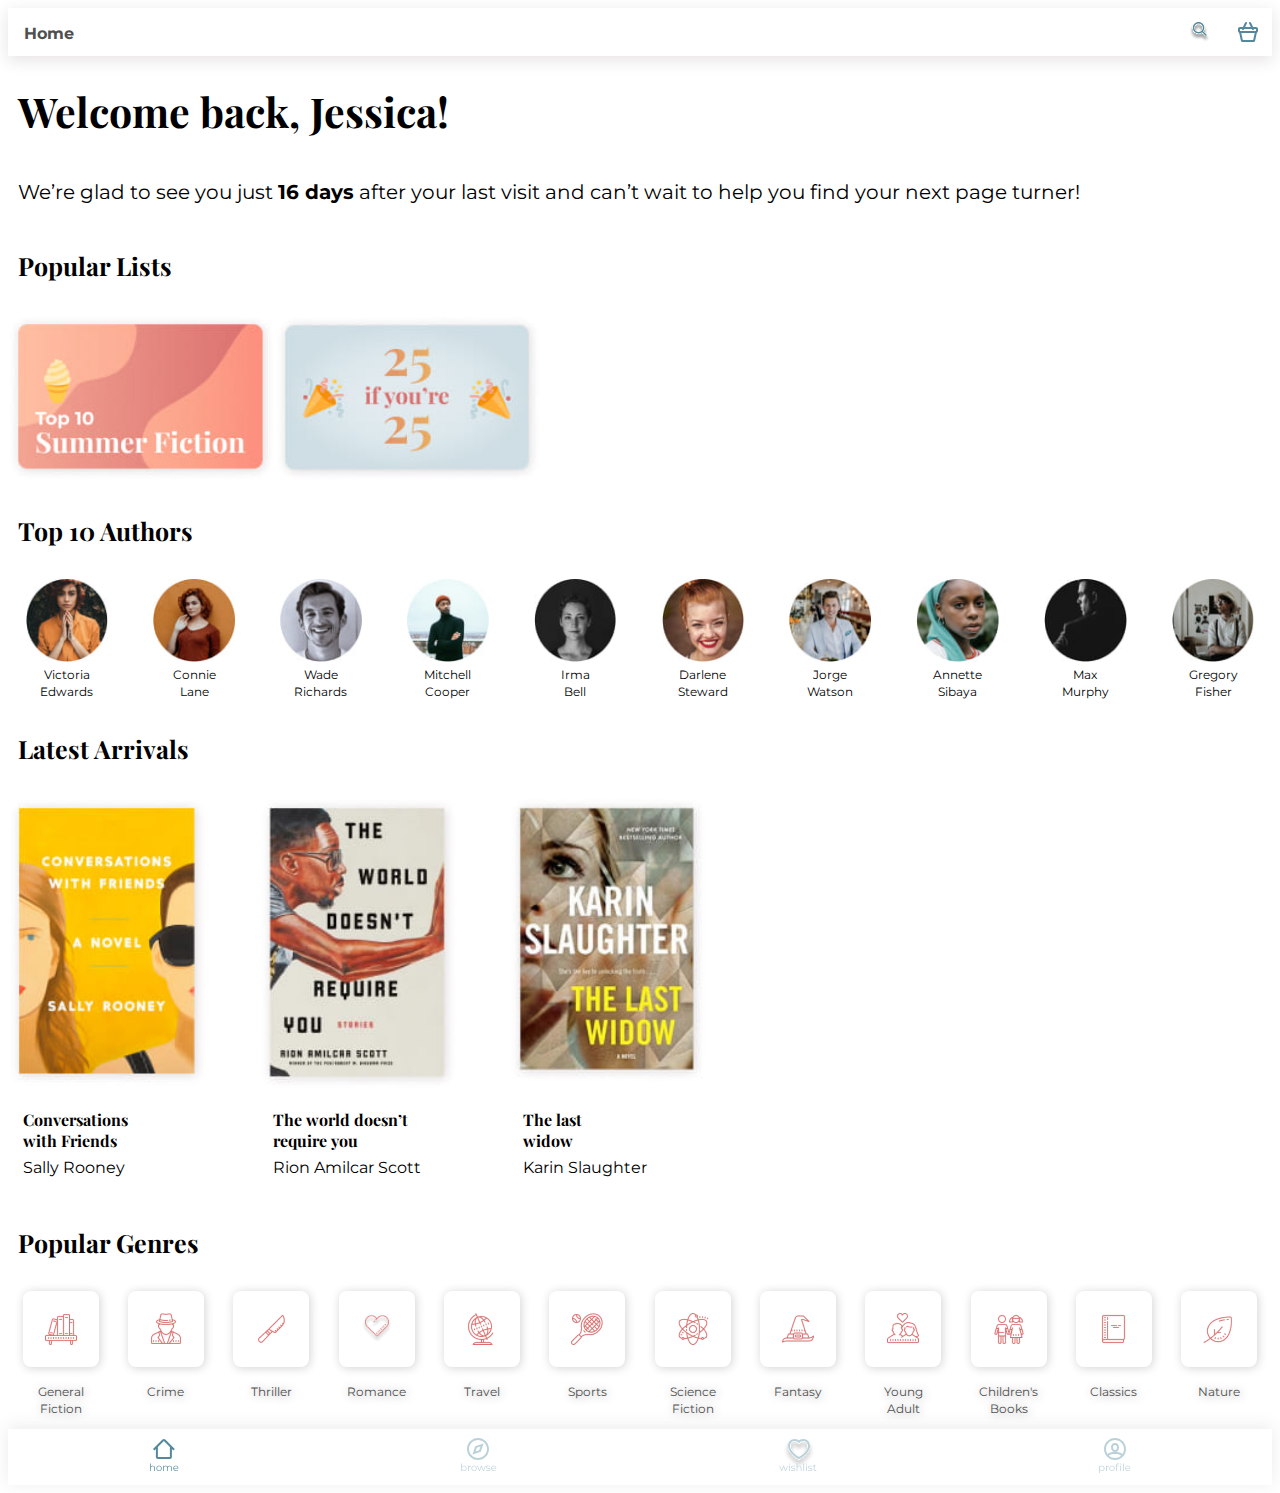
<file: index.html>
<!DOCTYPE html>
<html lang="en">

<head>
    <meta charset="UTF-8">
    <meta http-equiv="X-UA-Compatible" content="IE=edge">
    <meta name="viewport" content="width=device-width, initial-scale=1.0">
    <title>Document</title>
    <link rel="preconnect" href="https://fonts.googleapis.com">
    <link rel="preconnect" href="https://fonts.gstatic.com" crossorigin>
    <link href="https://fonts.googleapis.com/css2?family=Montserrat:wght@200;300&display=swap" rel="stylesheet">
    <link href="https://fonts.googleapis.com/css2?family=Montserrat:wght@400;700&display=swap" rel="stylesheet">
    <link rel="preconnect" href="https://fonts.googleapis.com">
    <link rel="preconnect" href="https://fonts.gstatic.com" crossorigin>
    <link
        href="https://fonts.googleapis.com/css2?family=Montserrat:wght@200;300&family=Playfair+Display:wght@600&display=swap"
        rel="stylesheet">

    <link rel="stylesheet" href="style_index.css">
</head>

<body>

    <header>
        <div class="flexcontainer_head1">
            <p class="flexp_s">Home</p>
            <a href="search.html"><img src="index_image/search_1.svg" alt="search" style="width: 20px"></a>
            <a href="bascket.html"><img src="index_image/bascket.svg" alt="bascket" style="width: 20px"></a>
        </div>
    </header>
    <main class="page">
        <h1 class="page__h1">Welcome back, Jessica! </h1>
        <div class="page__text">
            We’re glad to see you just <b>16 days</b> after your last visit and can’t wait to help you find your next
            page
            turner!
        </div>
        <h3 class="page__h3">
            Popular Lists
        </h3>
        <div class="page__card">
            <img src="index_image/List1.jpg" alt="List1" class="list">
            <img src="index_image/List2.jpg" alt="List2" class="list">
        </div>
        <h3 class="page__h3">Top 10 Authors</h3>
        <div class="page__container">
            <div class="container"> <img class="photo" src="index_image/Ellipse1.jpg" alt="Ellipse1"> <br /> Victoria
                <br />
                Edwards </div>
            <div class="container"><img class="photo" src="index_image/Ellipse2.jpg" alt="Ellipse2"> <br /> Connie
                <br />
                Lane </div>
            <div class="container"><img class="photo" src="index_image/Ellipse3.jpg" alt="Ellipse3"> <br /> Wade <br />
                Richards </div>
            <div class="container"><img class="photo" src="index_image/Ellipse4.jpg" alt="Ellipse4"> <br /> Mitchell
                <br /> Cooper </div>
            <div class="container"><img class="photo" src="index_image/Ellipse5.jpg" alt="Ellipse5"> <br /> Irma <br />
                Bell </div>
            <div class="container"><img class="photo" src="index_image/Ellipse6.jpg" alt="Ellipse6"> <br /> Darlene
                <br />
                Steward </div>
            <div class="container"><img class="photo" src="index_image/Ellipse7.jpg" alt="Ellipse7"> <br /> Jorge
                <br /> Watson </div>
            <div class="container"><img class="photo" src="index_image/Ellipse8.jpg" alt="Ellipse8"> <br /> Annette
                <br /> Sibaya </div>
            <div class="container"><img class="photo" src="index_image/Ellipse9.jpg" alt="Ellipse9"> <br /> Max <br />
                Murphy </div>
            <div class="container"><img class="photo" src="index_image/Ellipse10.jpg" alt="Ellipse10"> <br /> Gregory
                <br /> Fisher </div>
        </div>
        <h3 class="page__h3">Latest Arrivals</h3>
        <div class="page__book">
            <div class="book"><img src="index_image/book1.jpg" alt="book1" class="img_book"></div>
            <div class="book"><img src="index_image/book2.jpg" alt="book2" class="img_book"></div>
            <div class="book"><img src="index_image/book3.jpg" alt="book3" class="img_book"></div>
            <a class="title"> Conversations <br /> with Friends</a>
            <a class="title"> The world doesn’t <br /> require you</a>
            <a class="title">The last <br /> widow </a>
            <a class="name"> Sally Rooney</a>
            <a class="name"> Rion Amilcar Scott</a>
            <a class="name"> Karin Slaughter</a>
        </div>
        <h3 class="page__h3">Popular Genres</h3>
        <nav class="page__icons">
            <div class="icons"> <img src="index_image/book-shelf.png" alt="книжная полка" class="img">
                <p> General<br /> Fiction</p>
            </div>
            <div class="icons"><img src="index_image/detective.png" alt="детектив" class="img">
                <p>Crime</p>
            </div>
            <div class="icons"><img src="index_image/knife.png" alt="нож" class="img">
                <p>Thriller</p>
            </div>
            <div class="icons"><img src="index_image/heart.png" alt="сердце" class="img">
                <p>Romance</p>
            </div>
            <div class="icons"><img src="index_image/geography.png" alt="глобус" class="img">
                <p>Travel</p>
            </div>
            <div class="icons"><img src="index_image/tennis.png" alt="теннисная ракетка" class="img">
                <p>Sports</p>
            </div>
            <div class="icons"><img src="index_image/physics.png" alt="физика" class="img">
                <p>Science<br /> Fiction</p>
            </div>
            <div class="icons"><img src="index_image/witch.png" alt="ведьма" class="img">
                <p>Fantasy</p>
            </div>
            <div class="icons"><img src="index_image/couple.png" alt="пара" class="img">
                <p>Young <br />Adult</p>
            </div>
            <div class="icons"><img src="index_image/children.png" alt="дети" class="img">
                <p>Children's<br />Books</p>
            </div>
            <div class="icons"><img src="index_image/book.png" alt="книга" class="img">
                <p>Classics</p>
            </div>
            <div class="icons"><img src="index_image/leaf.png" alt="лист" class="img">
                <p>Nature</p>
            </div>
        </nav>
    </main>
    <footer>
        <div class="flexcontainer_footer">
            <a href="index.html"><img class="icon-home" src="index_image/home_1_2.svg" alt="home"></a>
            <a href="Page2.html"><img class="icon-browse" src="index_image/browse.svg" alt="browse"></a>
            <a href="Page3.html#Wishlist"><img class="icon-wishlist" src="index_image/wishlist_1.svg"
                    alt="wishlist"></a>
            <a href="Page3.html"><img class="icon-profile" src="index_image/profile_1_2.svg" alt="profile"></a>
        </div>
    </footer>
</body>

</html>
</file>
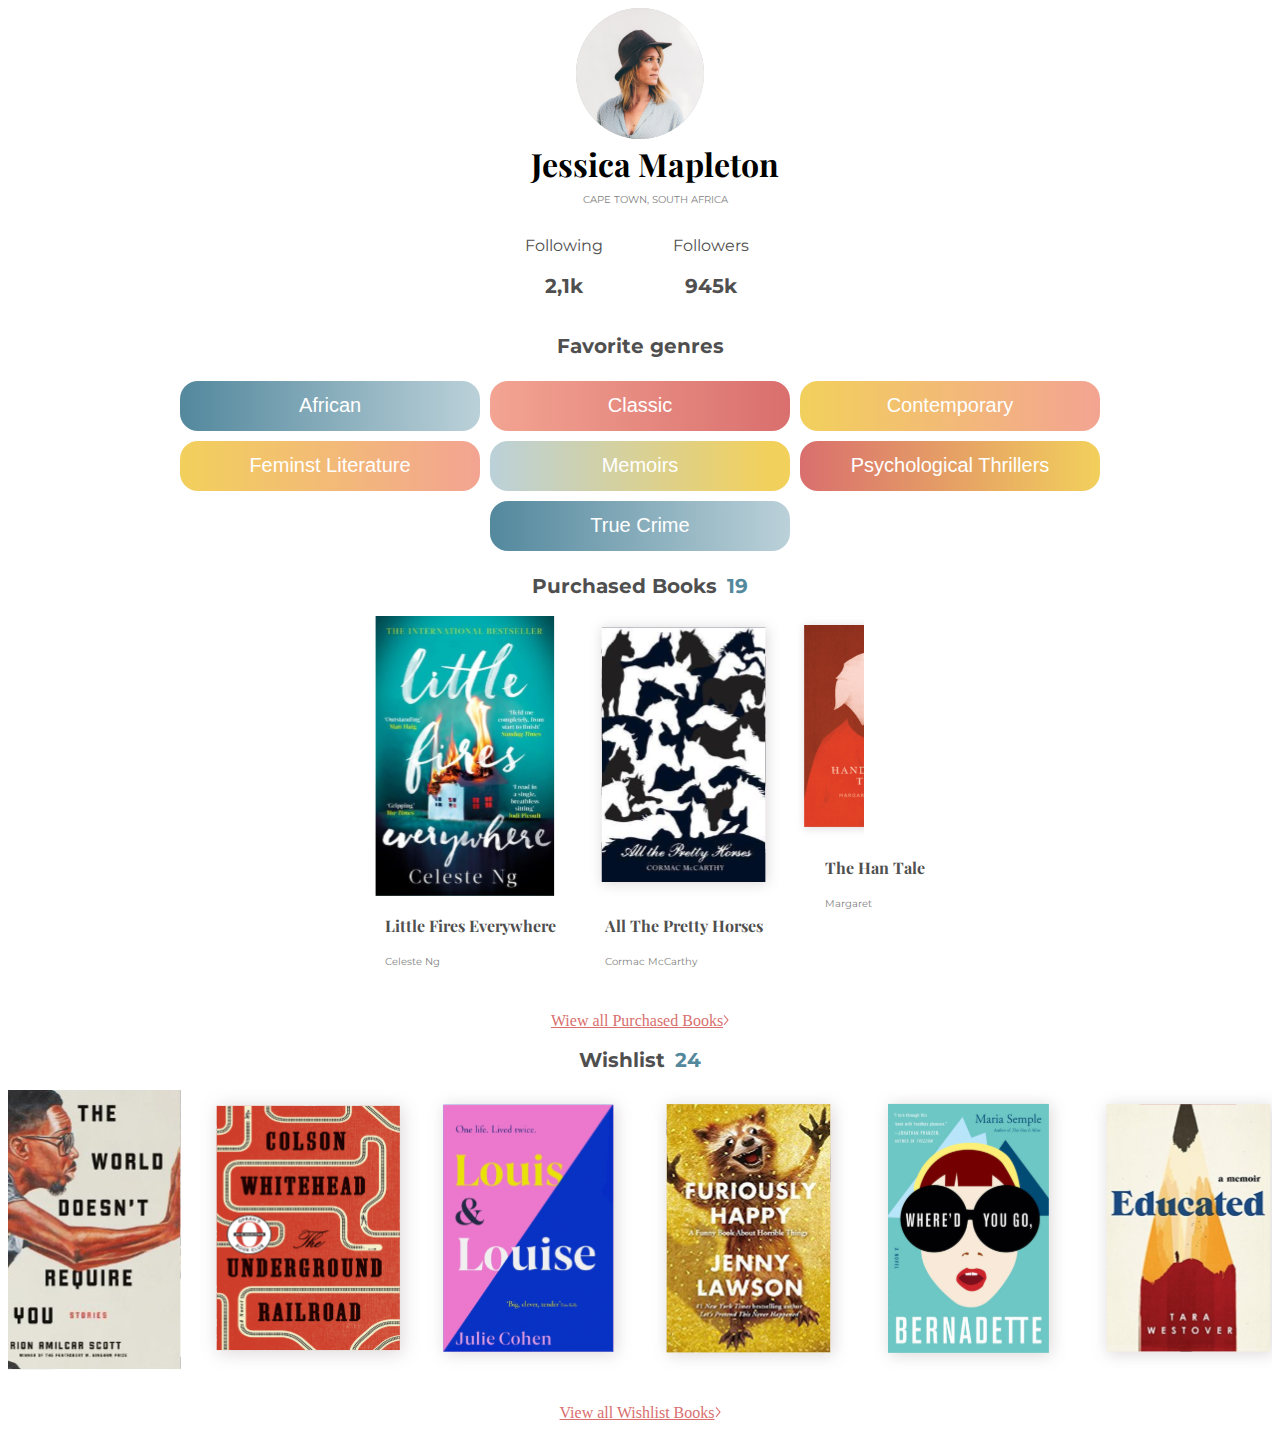
<file: index3.html>
<!DOCTYPE html>
<html lang="en">
<head>
    <meta charset="UTF-8">
    <meta http-equiv="X-UA-Compatible" content="IE=edge">
    <meta name="viewport" content="width=device-width, initial-scale=1.0">
    <title>Document</title>
    <link href="https://fonts.googleapis.com/css2?family=Montserrat:wght@100&display=swap" rel="stylesheet">
    <link href="https://fonts.googleapis.com/css2?family=Montserrat&display=swap" rel="stylesheet">
    <link rel="stylesheet" href="styles3.css">
    <link href="https://fonts.googleapis.com/css2?family=Playfair+Display&display=swap" rel="stylesheet">

</head>


<body>
        

        

        <div class="title">
            <div class="picture">
                <img src="assets/Ellipse.svg" alt="photo" class="image">
        </div>

            <div class="section">
            <div class="class">
            <div class="class1">
                    <div><h1 class="text-title">Jessica Mapleton</h1></div>
                    <div><p class="text"> CAPE TOWN, SOUTH AFRICA</p></div>
            </div>
            
            <div class="class2">
                <p class="text-following">Following</p>
                <p class="text-bold">2,1k</p>
            </div>

            <div class="class3">
                <p class="text-following">Followers</p>
                <p class="text-bold">945k</p>
            </div>
            </div>
            </div>
        </div>
    

    
        <div class="nav">

        <div class="nav-title"><p class="text-bold">Favorite genres</p></div>
        
            
            <div class="buttons">
            <button class="button1" type="button">African</button>
            <button class="button2" type="button">Classic</button>
            <button class="button3" type="button">Contemporary</button>
            <button class="button4" type="button">Feminst Literature</button>
            <button class="button5" type="button">Memoirs</button>
            <button class="button6" type="button">Psychological Thrillers</button>
            <button class="button7" type="button">True Crime</button>
            </div>
        </div>
        
        <div class="article">
            <div class="books-title">
            <p class="text-bold">Purchased Books</p>
            <p class="text-blue">19</p>
            </div>
        

        <div class="books">
            <div class="book1">
                <a href=""><img src="assets/image51.svg" alt="img" class="img7"></a>
                <p class="text-title">Little Fires Everywhere</p>
                <p class="text">Celeste Ng</p></div>
            <div class="book2">
                <a href=""><img src="assets/image31.svg" alt="img" class="img8"></a><p class="text-title">All The Pretty Horses</p><p class="text">Cormac McCarthy</p>
            </div>
            <div class="book3"><img src="assets/image41.svg" alt="img" class="img9"><p class="text-title">The Han Tale</p><p class="text">Margaret</p></div>
        </div>
        <div class="books-link">
            <a href="link" class="link">Wiew all Purchased Books<img src="assets/icon.svg" alt="img"></a>
        </div>
        </div>



<div class="main">
        
        <div class="main-title">
        <p class="text-bold">Wishlist </p>
        <p class="text-blue">24</p>
        </div>

        <div>
        <div class="main-images">
        <a href=""><img src="assets/image2.svg" alt="photo" class="img1"></a>
        <a href=""><img src="assets/image3(1).svg" alt="photo" class="img2"></a>
        <a href=""><img src="assets/image4.svg" alt="photo" class="img3"></a>
        <a href=""><img src="assets/image.svg" alt="photo" class="img4"></a>
        <a href=""><img src="assets/image2(1).svg" alt="photo" class="img5"></a>
        <a href=""><img src="assets/image5(1).svg" alt="photo" class="img6"></a>
        </div>
        <div class="main-link">
        <a href="link" class="link">View all Wishlist Books<img src="assets/icon.svg" alt="img"></a>
    </div>
</div></div>

    

</body>
</html>
</file>
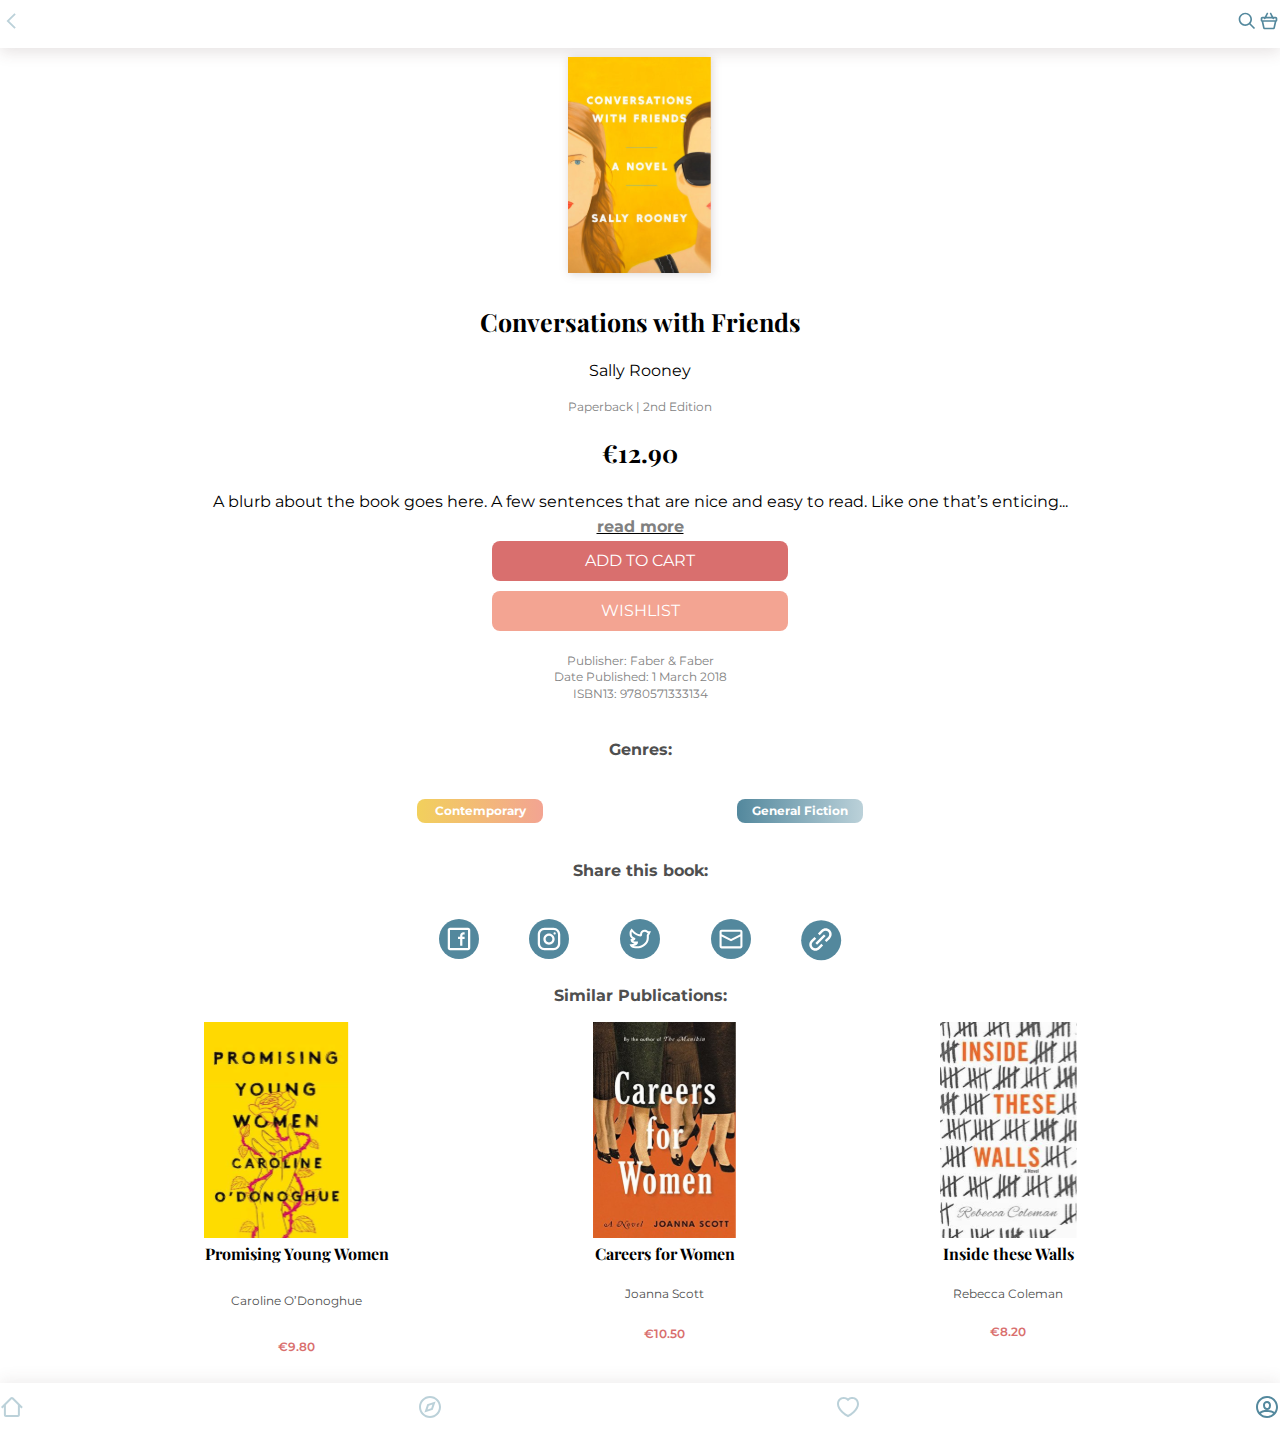
<file: Page2.html>
<!DOCTYPE html>
<html lang="en">

<head>
    <meta charset="UTF-8">
    <meta http-equiv="X-UA-Compatible" content="IE=edge">
    <meta name="viewport" content="width=device-width, initial-scale=1.0">
    <title>Book Page</title>
    <link rel="stylesheet" href="style2.css">
    <link href="https://fonts.googleapis.com/css2?family=Montserrat:wght@100&display=swap" rel="stylesheet">
    <link href="https://fonts.googleapis.com/css2?family=Montserrat&display=swap" rel="stylesheet">
    <link href="https://fonts.googleapis.com/css2?family=Playfair+Display&display=swap" rel="stylesheet">
</head>

<body>
    <div class="flexcontainer_head2">
        <div class="fleximg_2">
            <a href="index.html"><img class="icon-arrows" src="assets2/icon.svg" alt="back" style="width: 10px"></a>
        </div>
        <a href="САЙТЫ.html"><img class="icon-search" src="assets3/search.svg" alt="search" style="width: 20px"></a>
        <a href="САЙТЫ.html"><img class="icon-bsacket" src="assets3/bascket.svg" alt="bascket" style="width: 20px"></a>
    </div>

    <div class="title">
        <div class="pict"><img src="assets2/image4.svg" alt="woman" class="img"></div>

        <div class="title-text">
            <h2>Conversations with Friends</h2>
            <p class="writer"> Sally Rooney</p>
            <p class="edition">Paperback | 2nd Edition</p>
        </div>
    </div>

    <div class="price">
        <h2>€12.90</h2>
    </div>

    <div class="main">
        <a>A blurb about the book goes here. A few sentences that are nice and easy to read. Like one that’s
            enticing...</a>
        <a href="https://itgirlschool.ru/">
            <span style="color: Gray;">
                <b>read more</b>
            </span>
        </a>
    </div>

    <div class="buttons">
        <a href="САЙТЫ.html" class="button1">ADD TO CART</a>
        <a href="Page3.html" class="button2">WISHLIST</a>
    </div>

    <div class="text">
        <p class="publisher"><br>Publisher: Faber & Faber <br>Date Published: 1 March 2018 <br>ISBN13: 9780571333134</p>
        <h6>Genres:</h6>
    </div>

    <div class="buttons2">
        <a href="САЙТЫ.html" class="button3">Contemporary</a>
        <a href="САЙТЫ.html" class="button4">General Fiction</a>
    </div>

    <h6 class="text">Share this book:</h6>

    <div class="buttons3">
        <a href="#facebook"
            onclick="window.open('https://www.facebook.com/sharer.php?src=sp&u='+ window.location.href +'')"><img
                src="assets2/facebook.svg" alt="FB" class="icon-F"></a>
        <a href="https://instagram.com/username"><img src="assets2/instagram.svg" alt="instagram"
                class="icon-insta"></a>
        <a href="#twitter" onclick="window.open('https://twitter.com/intent/tweet?url='+ window.location.href +'')"><img
                src="assets2/twitter.svg" alt="twitter" class="icon-twitter"></a>
        <a href="https://mail.ru/"><img src="assets2/email.svg" alt="mail" class="icon-letter"></a>
        <a href="http://127.0.0.1:5500/Page2.html"><img src="assets2/link.svg" alt="FB" class="icon-icon_last"></a>
    </div>

    </div>

    <h3 class="text">Similar Publications:</h3>

    <div class="container">
        <div class="book1"><img class="img1" src="assets2/image.svg" alt="hands">
            <a class="name1">Promising Young Women</a>
            <a class="familyname1">Caroline O’Donoghue</a>
            <a class="price1">€9.80</a>
        </div>
        <div class="book2"><img class="img2" src="assets2/image2.svg" alt="lags">
            <a class="name2">Careers for Women</a>
            <a class="familyname2">Joanna Scott</a>
            <a class="price2">€10.50</a>
        </div>
        <div class="book3"><img class="img4" src="assets2/image1.svg" alt="other">
            <a class="name3">Inside these Walls</a>
            <a class="familyname3">Rebecca Coleman</a>
            <a class="price3">€8.20</a>
        </div>
    </div>
    <div class="flexcontainer_footer_2">
        <a href="index.html"><img class="icon-home" src="assets3/icon-home.svg" alt="home"></a>
        <a href="Page2.html"><img class="icon-browse" src="assets3/compas.svg" alt="browse"></a>
        <a href="Page3.html#Wishlist"><img class="icon-wishlist" src="assets3/heart.svg" alt="wishlist"></a>
        <a href="Page3.html"><img class="icon-profile" src="assets3/user.svg" alt="profile"></a>
    </div>
</body>

</html>
</file>
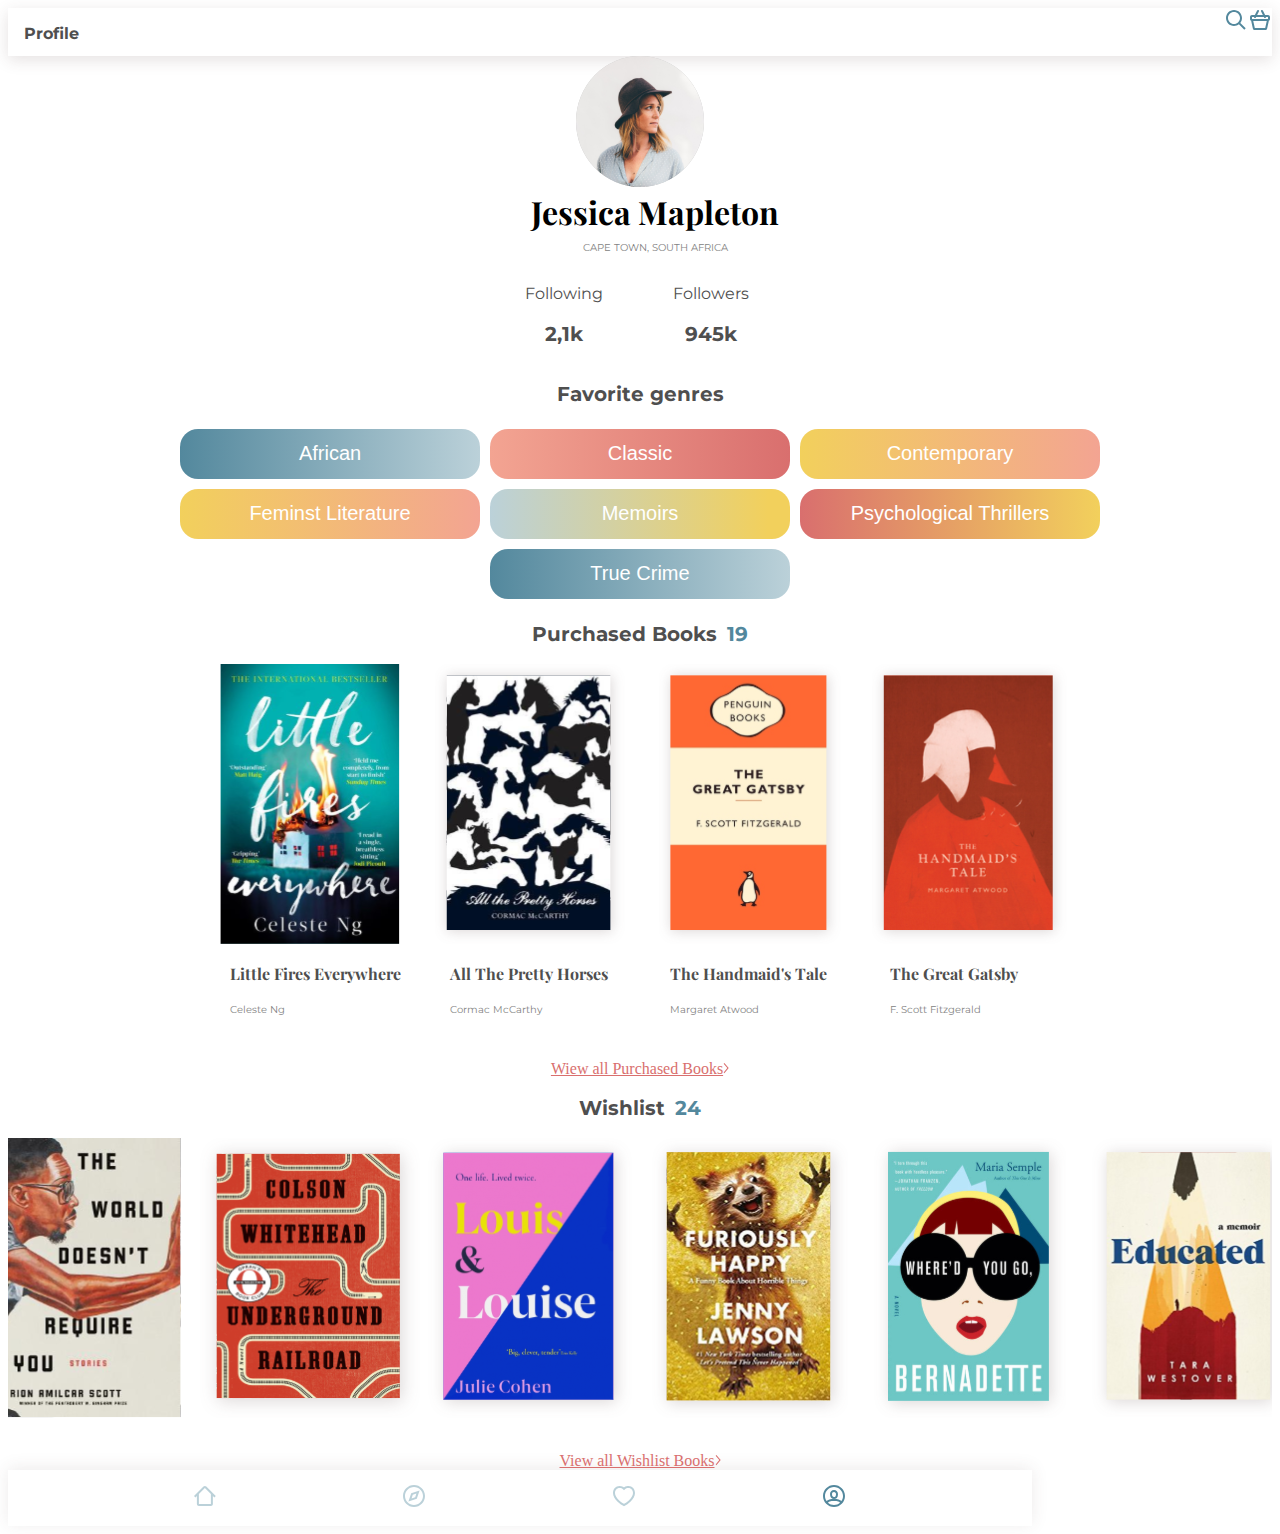
<file: Page3.html>
<!DOCTYPE html>
<html lang="en">

<head>
    <meta charset="UTF-8">
    <meta http-equiv="X-UA-Compatible" content="IE=edge">
    <meta name="viewport" content="width=device-width, initial-scale=1.0">
    <title>Document</title>
    <link href="https://fonts.googleapis.com/css2?family=Montserrat:wght@100&display=swap" rel="stylesheet">
    <link href="https://fonts.googleapis.com/css2?family=Montserrat&display=swap" rel="stylesheet">
    <link rel="stylesheet" href="styles3.css">
    <link href="https://fonts.googleapis.com/css2?family=Playfair+Display&display=swap" rel="stylesheet">

</head>



<body>


    <div class="flexcontainer_head3">
        <p class="flexp_s">Profile</p>
        <a href="САЙТЫ.html">
            <img class="icon-search" src="assets3/search.svg" alt="search"></a>
        <a href="САЙТЫ.html"><img class="icon-bsacket" src="assets3/bascket.svg" alt="bascket"></a>
    </div>

    <div class="title">
        <div class="picture">
            <img src="assets3/Ellipse.svg" alt="photo" class="image">
        </div>

        <div class="section">
            <div class="class">
                <div class="class1">
                    <div>
                        <h1 class="text-title">Jessica Mapleton</h1>
                    </div>
                    <div>
                        <p class="text"> CAPE TOWN, SOUTH AFRICA</p>
                    </div>
                </div>

                <div class="class2">
                    <p class="text-following">Following</p>
                    <p class="text-bold">2,1k</p>
                </div>

                <div class="class3">
                    <p class="text-following">Followers</p>
                    <p class="text-bold">945k</p>
                </div>
            </div>
        </div>
    </div>



    <div class="nav">

        <div class="nav-title">
            <p class="text-bold">Favorite genres</p>
        </div>


        <div class="buttons">
            <button class="button1" type="button">African</button>
            <button class="button2" type="button">Classic</button>
            <button class="button3" type="button">Contemporary</button>
            <button class="button4" type="button">Feminst Literature</button>
            <button class="button5" type="button">Memoirs</button>
            <button class="button6" type="button">Psychological Thrillers</button>
            <button class="button7" type="button">True Crime</button>
        </div>
    </div>

    <div class="article">
        <div class="books-title">
            <p class="text-bold">Purchased Books</p>
            <p class="text-blue">19</p>
        </div>


        <div class="books">
            <div class="book1">
                <a href=""><img src="assets3/image51.svg" alt="img" class="img7"></a>
                <p class="text-title">Little Fires Everywhere</p>
                <p class="text">Celeste Ng</p>
            </div>
            <div class="book2">
                <a href=""><img src="assets3/image31.svg" alt="img" class="img8"></a>
                <p class="text-title">All The Pretty Horses</p>
                <p class="text">Cormac McCarthy</p>
            </div>
            <div class="book3">
                <a href=""><img src="assets3/image100.svg" alt="img" class="img100"></a>
                <p class="text-title">The Handmaid's Tale</p>
                <p class="text">Margaret Atwood</p>
            </div>
            <div class="book3">
                <a href=""><img src="assets3/image101.svg" alt="img" class="img101"></a>
                <p class="text-title">The Great Gatsby</p>
                <p class="text">F. Scott Fitzgerald</p>
            </div>
        </div>
        <div class="books-link">
            <a href="link" class="link">Wiew all Purchased Books<img src="assets3/icon.svg" alt="img"></a>
        </div>
    </div>



    <div class="main">

        <div class="main-title">
            <a name=Wishlist></a>
            <p class="text-bold">Wishlist </p>
            <p class="text-blue">24</p>
        </div>

        <div class="main-images">
            <a href=""><img src="assets3/image2.svg" alt="photo" class="img1"></a>
            <a href=""><img src="assets3/image3(1).svg" alt="photo" class="img2"></a>
            <a href=""><img src="assets3/image4.svg" alt="photo" class="img3"></a>
            <a href=""><img src="assets3/image.svg" alt="photo" class="img4"></a>
            <a href=""><img src="assets3/image2(1).svg" alt="photo" class="img5"></a>
            <a href=""><img src="assets3/image5(1).svg" alt="photo" class="img6"></a>
        </div>

        <div class="main-link">
            <a href="link" class="link">View all Wishlist Books<img src="assets3/icon.svg" alt="img"></a>
        </div>
    </div>
    </div>

    <div class="flexcontainer_footer_3">
        <a href="index.html"><img class="icon-home" src="assets3/icon-home.svg" alt="home"></a>
        <a href="Page2.html"><img class="icon-browse" src="assets3/compas.svg" alt="browse"></a>
        <a href="Page3.html#Wishlist"><img class="icon-wishlist" src="assets3/heart.svg" alt="wishlist"></a>
        <a href="Page3.html"><img class="icon-profile" src="assets3/user.svg" alt="profile"></a>
    </div>


</body>

</html>
</file>
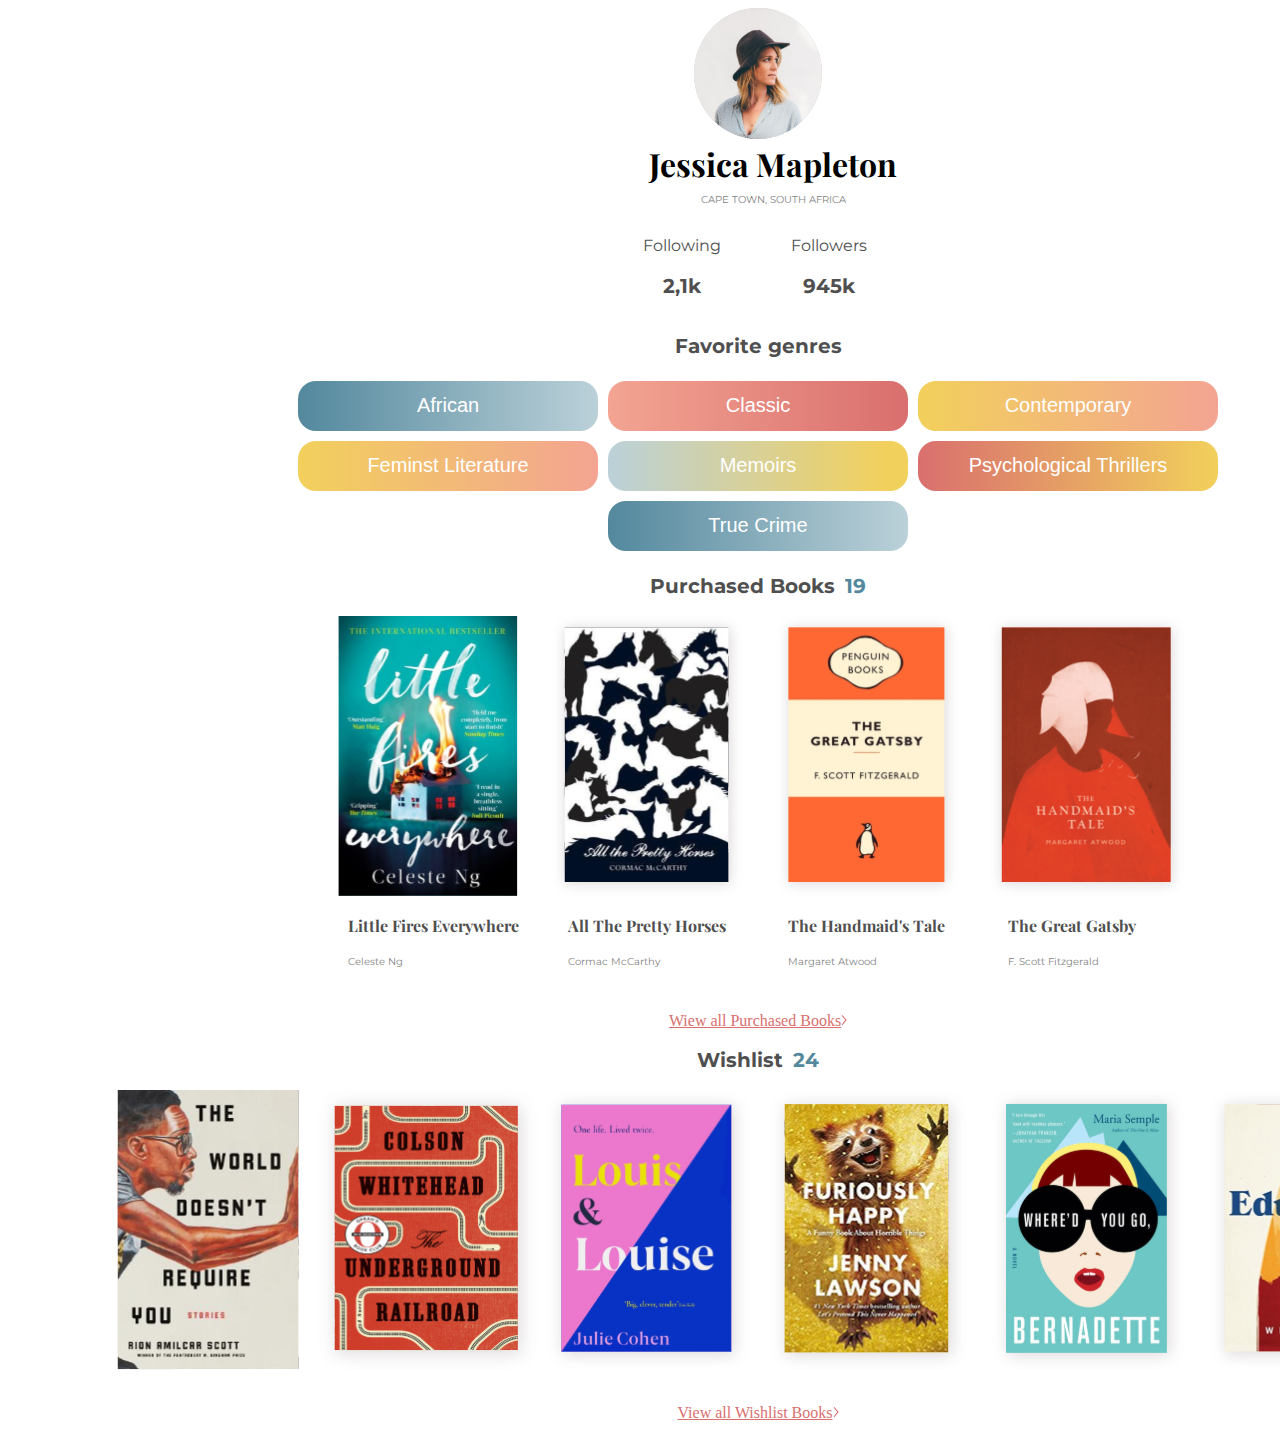
<file: part3/Page3.html>
<!DOCTYPE html>
<html lang="en">
<head>
    <meta charset="UTF-8">
    <meta http-equiv="X-UA-Compatible" content="IE=edge">
    <meta name="viewport" content="width=device-width, initial-scale=1.0">
    <title>Document</title>
    <link href="https://fonts.googleapis.com/css2?family=Montserrat:wght@100&display=swap" rel="stylesheet">
    <link href="https://fonts.googleapis.com/css2?family=Montserrat&display=swap" rel="stylesheet">
    <link rel="stylesheet" href="styles3.css">
    <link href="https://fonts.googleapis.com/css2?family=Playfair+Display&display=swap" rel="stylesheet">

</head>


<body>
        

    <div class="flexcontainer_head3">
        <p class="flexp_s">Profile</p>
        <a href="САЙТЫ.html"><img class="icon-search" src="assets3/search.svg" alt="search"></a>
        <a href="САЙТЫ.html"><img class="icon-bsacket" src="assets3/bascket.svg" alt="bascket"></a>
    </div>

        <div class="title">
            <div class="picture">
                <img src="assets3/Ellipse.svg" alt="photo" class="image">
        </div>

            <div class="section">
            <div class="class">
            <div class="class1">
                    <div><h1 class="text-title">Jessica Mapleton</h1></div>
                    <div><p class="text"> CAPE TOWN, SOUTH AFRICA</p></div>
            </div>
            
            <div class="class2">
                <p class="text-following">Following</p>
                <p class="text-bold">2,1k</p>
            </div>

            <div class="class3">
                <p class="text-following">Followers</p>
                <p class="text-bold">945k</p>
            </div>
            </div>
            </div>
        </div>
    

    
        <div class="nav">

        <div class="nav-title"><p class="text-bold">Favorite genres</p></div>
        
            
            <div class="buttons">
            <button class="button1" type="button">African</button>
            <button class="button2" type="button">Classic</button>
            <button class="button3" type="button">Contemporary</button>
            <button class="button4" type="button">Feminst Literature</button>
            <button class="button5" type="button">Memoirs</button>
            <button class="button6" type="button">Psychological Thrillers</button>
            <button class="button7" type="button">True Crime</button>
            </div>
        </div>
        
        <div class="article">
            <div class="books-title">
            <p class="text-bold">Purchased Books</p>
            <p class="text-blue">19</p>
            </div>
        

        <div class="books">
            <div class="book1">
                <a href=""><img src="assets3/image51.svg" alt="img" class="img7"></a>
                <p class="text-title">Little Fires Everywhere</p>
                <p class="text">Celeste Ng</p>
            </div>
            <div class="book2">
                <a href=""><img src="assets3/image31.svg" alt="img" class="img8"></a>
                <p class="text-title">All The Pretty Horses</p><p class="text">Cormac McCarthy</p>
            </div>
            <div class="book3"><img src="assets3/image41.svg" alt="img" class="img9">
                <p class="text-title">The Han Tale</p><p class="text">Margaret</p>
            </div>
            <div class="book4">
                <a href=""><img src="assets3/image100.svg" alt="img" class="img100"></a>
                <p class="text-title">The Handmaid's Tale</p>
                <p class="text">Margaret Atwood</p>
            </div>
            <div class="book5">
                <a href=""><img src="assets3/image101.svg" alt="img" class="img101"></a>
                <p class="text-title">The Great Gatsby</p>
                <p class="text">F. Scott Fitzgerald</p>
            </div>
        </div>
        <div class="books-link">
            <a href="link" class="link">Wiew all Purchased Books<img src="assets3/icon.svg" alt="img"></a>
        </div>
        </div>



<div class="main">
        
        <div class="main-title">
        <p class="text-bold">Wishlist </p>
        <p class="text-blue">24</p>
        </div>

        <div>
        <div class="main-images">
        <a href=""><img src="assets3/image2.svg" alt="photo" class="img1"></a>
        <a href=""><img src="assets3/image3(1).svg" alt="photo" class="img2"></a>
        <a href=""><img src="assets3/image4.svg" alt="photo" class="img3"></a>
        <a href=""><img src="assets3/image.svg" alt="photo" class="img4"></a>
        <a href=""><img src="assets3/image2(1).svg" alt="photo" class="img5"></a>
        <a href=""><img src="assets3/image5(1).svg" alt="photo" class="img6"></a>
        </div>
        
        <div class="main-link">
        <a href="link" class="link">View all Wishlist Books<img src="assets3/icon.svg" alt="img"></a>
        </div>
</div></div>

<div class="flexcontainer_footer_3">
    <a href="index.html"><img class="icon-home" src="assets3/icon-home.svg" alt="home"></a>
    <a href="Page2.html"><img class="icon-browse" src="assets3/compas.svg" alt="browse"></a>
    <a href="Page3.html"><img class="icon-wishlist" src="assets3/heart.svg" alt="wishlist"></a>
    <a href="Page3.html"><img class="icon-profile" src="assets3/user.svg" alt="profile"></a>
</div>
    

</body>
</html>
</file>
<file: style_index.css>
.flexcontainer_head1 {
    display: flex;
    flex-direction: row;
    justify-content: space-between;
    height: 48px;
    background: #FFFFFF;
    box-shadow: 0px 4px 16px rgba(78, 55, 55, 0.15);
}

.flexp_s {
    justify-self: start;
    flex-grow: 1;
    margin: 16px;
    font-family: 'Montserrat', sans-serif;
    font-weight: 700;
    font-style: normal;
    font-size: 16px;
    line-height: 20px;
    color: #4F4F4F;
}

.flexcontainer_head1 img {
    margin: 14px;
}

.page__h1 {
    font-family: Playfair Display;
    font-size: 41px;
    font-style: normal;
    font-weight: 700;
    line-height: 36px;
    letter-spacing: 0em;
    text-align: left;
    color: #000000;
    left: 24px;
    top: 96px;
    padding: 10px;
}

.page__text {
    font-family: Montserrat;
    font-style: normal;
    font-weight: normal;
    font-size: 20px;
    line-height: 30px;
    color: #000000;
    padding: 10px;
}


.page__h3 {
    font-family: Playfair Display;
    font-size: 25px;
    font-style: normal;
    font-weight: 700;
    line-height: 27px;
    letter-spacing: 0em;
    text-align: left;
    color: #000000;
    padding: 10px;
}

.container {
    font-family: Montserrat;
    font-size: 12px;
    font-style: normal;
    font-weight: 400;
    line-height: 17px;
    color: #000000;
    transition: 1s;

}

.container:hover {
    transform: scale(1.2);
}


.title {
    font-family: Playfair Display;
    font-size: 16px;
    font-style: normal;
    font-weight: 700;
    line-height: 21px;
    text-align: left;
    padding: 15px;
}

.name {
    font-family: Montserrat;
    font-size: 16px;
    font-style: normal;
    font-weight: 400;
    line-height: 17px;
    letter-spacing: 0em;
    text-align: left;
    padding: 15px;
}

.img {
    width: 32px;
    padding: 22px;
    height: 32px;
    box-shadow: 1px 1px 10px rgba(29, 28, 28, 0.2);
    border-radius: 8px;
}

.icons {
    width: 78px;
    text-align: center;
    font-family: Montserrat;
    font-size: 12px;
    font-style: normal;
    font-weight: 400;
    line-height: 17px;
    letter-spacing: 0em;
    text-align: center;
    text-shadow: 1px 1px 10px rgba(29, 28, 28, 0.4);
    color: #4F4F4F;
    transition: 1s;
}

.icons:hover {
    transform: scale(1.2);
}

.flexcontainer_footer {
    display: flex;
    flex-direction: row;
    justify-content: space-around;
    align-items: center;
    height: 56px;
    background: #FFFFFF;
    box-shadow: 0px -2px 16px rgba(78, 55, 55, 0.1);
}


@media screen and (min-width: 1024px) {

    .page__card {
        display: grid;
        grid-template-columns: 200pt 200pt;
        grid-auto-rows: 1fr;

    }

    .list {
        width: 100%
    }

    .page__container {
        display: grid;
        grid-template-columns: repeat(10, auto);
        grid-auto-rows: minmax(100px, auto);
        gap: 10px;
        align-items: center;
        text-align: center;
    }

    .photo {
        width: 70%
    }

    .page__book {
        display: grid;
        grid-template-columns: 250px 250px 250px;
        grid-auto-rows: 1fr 50px 50px;
    }

    .img_book {
        width: 200px;
    }

    .page__icons {
        display: flex;
        flex-grow: 1;
        width: 100%;
        flex-wrap: wrap;
        min-width: 320px;
        justify-content: space-around;
    }
}


@media screen and (max-width: 1023px) and (min-width:769px) {


    .page__card {
        display: grid;
        grid-template-columns: 200pt 200pt;
        grid-auto-rows: 1fr;
        overflow-x: auto;

    }

    .list {
        width: 100%
    }

    .page__container {
        display: grid;
        grid-template-columns: repeat(5, auto);
        grid-auto-rows: 1fr 1fr;
        gap: 10px;
        align-items: center;
        text-align: center;
    }

    .page__book {
        display: grid;
        grid-template-columns: 200px 200px 200px;
        grid-auto-rows: 1fr 50px 50px;
        overflow-x: auto;
    }


    .photo {
        width: 50%
    }

    .img_book {
        width: 200px;
    }

    .page__icons {
        display: flex;
        flex-grow: 1;
        flex-wrap: wrap;
        width: 500px;

    }
}

@media screen and (max-width: 768px) and (min-width:375px) {


    .page__card {
        display: grid;
        grid-template-columns: 200pt 200pt;
        grid-auto-rows: 1fr;
        overflow-x: auto;

    }

    .list {
        width: 100%
    }

    .page__container {
        display: grid;
        grid-template-columns: repeat(5, auto);
        grid-auto-rows: 1fr 1fr;
        gap: 10px;
        align-items: center;
        text-align: center;
    }

    .page__book {
        display: grid;
        grid-template-columns: 200px 200px 200px;
        grid-auto-rows: 1fr 50px 50px;
        overflow-x: auto;
    }


    .photo {
        width: 50%
    }

    .img_book {
        width: 180px;
    }

    .page__icons {
        display: flex;
        flex-grow: 1;
        flex-wrap: wrap;
        width: 350px;
        margin: 10px;

    }

}


@media screen and (max-width: 374px) {

    .page__card {
        display: grid;
        grid-template-columns: 150pt 150pt;
        grid-auto-rows: 1fr;
        overflow-x: auto;

    }

    .list {
        width: 100%
    }

    .page__container {
        display: grid;
        grid-template-columns: repeat(5, auto);
        grid-auto-rows: 1fr 1fr;
        gap: 10px;
        align-items: center;
        text-align: center;
    }

    .photo {
        width: 60%
    }

    .page__book {
        display: grid;
        grid-template-columns: 150px 150px 150px;
        grid-auto-rows: 1fr 50pt 50pt;
        overflow-x: auto;
    }

    .img_book {
        width: 150px;
    }

    .page__icons {
        display: flex;
        flex-grow: 1;
        flex-wrap: wrap;
        width: 300px;

    }

    .icons {
        padding: 10px;
    }
}
</file>
<file: styles3.css>
.button1 {
    color: white;
    background: linear-gradient(90deg, #53889D 0%, #BBD1D9 100%);
    margin: 5px;
    border: none;
    cursor: pointer;
}

.button2 {
    color: white;
    background: linear-gradient(90deg, #F3A492 0%, #D96F6E 100%);
    margin: 5px;
    border: none;
    cursor: pointer;
}

.button3 {
    color: white;
    background: linear-gradient(90deg, #F2D05C 0%, #F3A492 100%);
    margin: 5px;
    border: none;
    cursor: pointer;
}

.button4 {
    color: white;
    background: linear-gradient(90deg, #F2D05C 0%, #F3A492 100%);
    margin: 5px;
    border: none;
    cursor: pointer;
}

.button5 {
    color: white;
    background: linear-gradient(90deg, #BBD1D9 0%, #F2D05C 92.86%);
    margin: 5px;
    border: none;
    cursor: pointer;

}

.button6 {
    color: white;
    background: linear-gradient(90deg, #D96F6E 0%, #F2D05C 100%);
    margin: 5px;
    border: none;
    cursor: pointer;
}

.button7 {
    color: white;
    background: linear-gradient(90deg, #53889D 0%, #BBD1D9 100%);
    margin: 5px;
    border: none;
    cursor: pointer;
}



a {
    text-decoration: none;
    color: white;
}

.button1:hover,
.button2:hover,
.button3:hover,
.button4:hover,
.button5:hover,
.button6:hover,
.button7:hover {
    background: linear-gradient(90deg, #529dbb 0%, #839297 100%)
}

.title,
.nav,
.main {
    display: flex;
    justify-content: center;
    flex-wrap: wrap;
}


.picture {
    display: flex;
    justify-content: center;
    width: 100%;
}

.section {
    display: flex;
    flex-wrap: wrap;
    flex-direction: row;
    justify-content: center;
    width: 300px;
}

.text {
    font-family: 'Montserrat', sans-serif;
    font-weight: 400;
    color: #828282;
    font-size: 10px;
}

.text-following {
    color: #4F4F4F;
    font-weight: 400;
}

.text-title {
    font-family: 'Playfair Display', serif;
    font-weight: 700;

}

.text-blue {
    font-family: 'Montserrat', sans-serif;
    color: #53889D;
    padding-left: 10px;
    font-size: 20px;
}

.text-bold {
    font-family: 'Montserrat', sans-serif;
    font-weight: 700;
    font-size: 20px;
}

.text-wishlist {
    color: #333333;
    font-weight: 700;
}

.class {
    display: flex;
    flex-wrap: wrap;
    width: 100%;
}

.class1 {
    width: 100%;
    text-align: center;
    line-height: 8px;
}

.class2,
.class3 {
    width: 49%;
    text-align: center;
    line-height: 0%;
}

.books {
    display: flex;
}

.link {
    color: #D96F6E;
    text-decoration: underline;
}

.article {
    display: flex;
    flex-grow: 1;
    flex-wrap: wrap;
}

.books-title {
    display: flex;
    flex-grow: 1;
}

.flexcontainer_footer_3 {
    display: flex;
    flex-direction: row;
    justify-content: space-around;
    align-items: center;
    height: 56px;
    background: #FFFFFF;
    box-shadow: 0px -2px 16px rgba(78, 55, 55, 0.1);
}

.flexp_s {
    justify-self: start;
    flex-grow: 1;
    margin: 16px;
    font-family: 'Montserrat', sans-serif;
    font-weight: 700;
    font-style: normal;
    font-size: 16px;
    line-height: 20px;
    color: #4F4F4F;
    cursor: pointer;
}


.flexcontainer_head3 {
    display: flex;
    flex-direction: row;
    justify-content: space-between;
    height: 48px;
    background: #FFFFFF;
    box-shadow: 0px 4px 16px rgba(78, 55, 55, 0.15);
}

p {
    font-family: 'Montserrat', sans-serif;
    font-weight: 700;
    font-style: normal;
    font-size: 16px;
    line-height: 20px;
    color: #4F4F4F;
}



@media screen and (max-width: 399px) {


    .button1,
    .button2,
    .button3,
    .button4,
    .button5,
    .button6,
    .button7 {
        height: 24px;
        border-radius: 8px;
    }

    .button1 {
        width: 79px;
    }



    .button2 {
        width: 81px;
    }

    .button3 {
        width: 123px;
    }

    .button4 {
        width: 149px;
    }

    .button5 {
        width: 87px;
    }

    .button6 {
        width: 173px;
    }

    .button7 {
        width: 102px;
    }


    .main-title {
        display: flex;
        justify-content: start;
        padding: 10px;
        flex-grow: 1;
    }



    .nav-title {
        display: flex;
        justify-content: start;
        flex-grow: 1;
        padding-left: 10px;
    }

    .books-title {
        display: flex;
        justify-content: start;
        padding-left: 10px;
    }

    .books-link {
        width: 100%;
    }

    .main-images {
        display: flex;
        flex-wrap: wrap;
        justify-content: center;
        min-width: 399px;
    }

    .books {
        min-width: 399px;
        overflow-x: auto;
    }

    .main,
    .nav {
        display: flex;
        justify-content: center;
        min-width: 399px;
    }

    .main-link,
    .books-link {
        display: flex;
        justify-content: start;
        padding: 10px;
        min-width: 201px;
    }

    .title {
        min-width: 399px;
    }

    .picture {
        min-width: 343px;
    }

    .buttons {
        display: flex;
        justify-content: start;
        flex-wrap: wrap;
        min-width: 399px;
        padding-left: 10px;

    }

    .img1,
    .img2,
    .img3,
    .img4,
    .img5,
    .img6 {
        width: 104px;
        height: 130px;
    }

    .img7,
    .img8,
    .img100,
    .img101 {
        height: 180px;
        width: 100%;
        padding-bottom: 20px;
    }

    .flexcontainer_head3 {
        display: flex;

        min-width: 399px;
        flex-direction: row;
        justify-content: space-between;
        height: 48px;
        background: #FFFFFF;
        box-shadow: 0px 4px 16px rgba(78, 55, 55, 0.15);
    }

    .flexcontainer_footer_3 {
        display: flex;

        min-width: 399px;
        flex-direction: row;
        justify-content: space-around;
        align-items: center;
        height: 56px;
        background: #FFFFFF;
        box-shadow: 0px -2px 16px rgba(78, 55, 55, 0.1);
    }
}


@media screen and (min-width: 400px) and (max-width: 1023px) {

    .nav,
    .main,
    .title,
    .picture,
    .main-link,
    .article {
        min-width: 1023px;
        max-width: 1023px;
    }



    .main-images,
    .title {
        display: flex;
        flex-wrap: wrap;
        justify-content: center;
    }

    .article {
        display: flex;
        justify-content: center;
        flex-wrap: wrap;
    }

    .article {
        display: flex;
        justify-content: center;
    }

    .books {
        display: flex;
        justify-content: center;
    }


    .button1,
    .button2,
    .button3,
    .button4,
    .button5,
    .button6,
    .button7 {
        height: 40px;
        border-radius: 16px;
        width: 100px;
    }

    .buttons {
        min-width: 1023px;
    }

    .main-link,
    .books-link {
        display: flex;
        justify-content: center;
        flex-wrap: wrap;
        flex-grow: 1;
        padding-top: 30px;
        min-width: 1023px;
        max-width: 1023px;
    }

    .img1,
    .img2,
    .img3,
    .img4,
    .img5,
    .img6 {
        width: 280px;
        height: 320px;
        font-size: 70px;
    }

    .img7,
    .img8,
    .img100,
    .img101 {
        height: 200px;
        width: 100%;
        padding-bottom: 20px;
    }

    .text,
    .text-title {
        padding-left: 10px;
    }

    .nav {
        display: flex;
        justify-content: center;
        flex-wrap: wrap;
    }

    .buttons {
        display: flex;
        justify-content: center;
        flex-wrap: wrap;
    }

    .main-title {
        display: flex;
        justify-content: center;
        width: 100%;
    }

    .books-title {
        display: flex;
        justify-content: center;
        width: 100%;
    }

    .main {
        display: flex;
        justify-content: center;
        flex-wrap: wrap;
    }

    .flexcontainer_head3 {
        display: flex;
        min-width: 1023px;
        max-width: 1023px;
        flex-direction: row;
        justify-content: space-between;
        height: 48px;
        background: #FFFFFF;
        box-shadow: 0px 4px 16px rgba(78, 55, 55, 0.15);
    }



    .flexcontainer_footer_3 {
        display: flex;
        min-width: 1023px;
        max-width: 1023px;
        flex-direction: row;
        justify-content: space-around;
        align-items: center;
        height: 56px;
        background: #FFFFFF;
        box-shadow: 0px -2px 16px rgba(78, 55, 55, 0.1);
    }

}



@media screen and (min-width: 1024px) {

    .button1,
    .button2,
    .button3,
    .button4,
    .button5,
    .button6,
    .button7 {
        height: 40px;
        border-radius: 18px;
        height: 50px;
        width: 300px;
        font-size: 20px;
    }

    .buttons {
        display: flex;
        flex-wrap: wrap;
        justify-content: center;
        width: 80%;
    }

    .title,
    .nav,
    .article,
    .main,
    .article {
        display: flex;
        justify-content: center;
        flex-wrap: wrap;
    }

    .nav {
        min-width: 1024px;
    }

    .books {
        display: flex;
    }

    .nav-title {
        display: flex;
        justify-content: center;
        flex-wrap: wrap;
        width: 100%;
    }

    .main {
        min-width: 1024px;
    }

    .article,
    .main-images {
        min-width: 1024px;
    }

    .img1,
    .img2,
    .img3,
    .img4,
    .img5,
    .img6,
    .img7,
    .img8,
    .img100,
    .img101 {
        width: 220px;
        height: 280px;
    }


    .text,
    .text-title {
        padding-left: 30px;
    }

    .article,
    .main-images {
        display: flex;
        flex-grow: 1;
        width: 100%;
        justify-content: center;
    }

    .books-title {
        display: flex;
        flex-grow: 1;
        justify-content: center;
        width: 100%;
    }

    .main-link,
    .books-link {
        display: flex;
        justify-content: center;
        width: 100%;
        min-width: 1024px;
        padding-top: 30px;
    }

    .main-title {
        display: flex;
        justify-content: center;
        width: 100%;
    }

    .article,
    .main-images {
        display: flex;
        justify-content: center;
        min-width: 1024px;
    }

    .title {
        min-width: 1024px;
    }

    .picture {
        min-width: 1024px;
    }

    .main {
        min-width: 1024px;
        overflow-x: scroll;
    }


    .flexcontainer_head3 {
        display: flex;
        min-width: 1024px;
        flex-direction: row;
        justify-content: space-between;
        height: 48px;
        background: #FFFFFF;
        box-shadow: 0px 4px 16px rgba(78, 55, 55, 0.15);
    }

    .flexcontainer_footer_3 {
        display: flex;
        width: 300px;
        min-width: 1024px;
        flex-direction: row;
        justify-content: space-evenly;
        align-items: center;
        height: 56px;
        background: #FFFFFF;
        box-shadow: 0px -2px 16px rgba(78, 55, 55, 0.1);
    }


}
</file>
<file: style2.css>
body {
    margin: 0;
}

.flexcontainer_head2 {
    display: flex;
    flex-direction: row;
    align-items: center;
    height: 48px;
    width: 100%;
    margin: 0;
    background: #FFFFFF;
    box-shadow: 0px 4px 16px rgba(78, 55, 55, 0.15);
}

.fleximg_2 {
    flex-grow: 0;
    margin-right: auto;
    padding: 5px;
}

.pict {
    display: flex;
    justify-content: center;
    width: 100%;
}

h2 {
    font-family: 'Playfair Display';
    font-style: normal;
    font-weight: bold;
    font-size: 25px;
    line-height: 33px;
    text-align: center;
    color: #000000;
}

.writer {
    font-family: 'Montserrat';
    font-style: normal;
    font-weight: normal;
    font-size: 16px;
    line-height: 24px;
    /* identical to box height, or 150% */
    text-align: center;
    color: #000000;
}

.edition,
.publisher {
    font-family: 'Montserrat';
    font-style: normal;
    font-weight: normal;
    font-size: 12px;
    line-height: 140%;
    /* identical to box height, or 17px */
    text-align: center;
    /* Gray 3 */
    color: #828282;
}

a {
    display: block;
    margin: 1px;
    font-family: 'Montserrat';
    font-style: normal;
    font-weight: normal;
    font-size: 16px;
    line-height: 24px;
    /* or 150% */
    text-align: center;
    color: #000000;
}

.buttons {
    display: grid;
    grid-template-rows: 1fr 1fr;
    grid-template-columns: auto;
    grid-template-rows: auto;
    justify-self: stretch;
    justify-content: center;
    row-gap: 10%;


}

.button1 {
    display: grid;
    justify-self: stretch;
    justify-content: center;
    background: #D96F6E;
    border: none;
    color: #FFFFFF;
    font-family: 'Montserrat';
    border-radius: 8px;
    text-decoration: none;
    align-items: center;
}

.button2 {
    display: grid;
    justify-self: stretch;
    background: #F3A492;
    border: none;
    color: #FFFFFF;
    font-family: 'Montserrat';
    border-radius: 8px;
    text-decoration: none;
    align-items: center;
}

h6 {
    font-family: 'Montserrat';
    font-style: normal;
    font-weight: bold;
    font-size: 16px;
    line-height: 20px;
    /* identical to box height */
    text-align: center;
    /* Gray 2 */
    color: #4F4F4F;
}

.button3 {
    background: linear-gradient(90deg, #F2D05C 0%, #F3A492 100%);
    border-radius: 8px;
    border: none;
    /* Body S bold */
    font-family: 'Montserrat';
    font-style: normal;
    font-weight: bold;
    font-size: 12px;
    line-height: 15px;
    /* identical to box height */
    text-align: center;
    /* White */
    color: #FFFFFF;
}

.button4 {
    /* Blue-baby */
    background: linear-gradient(90deg, #53889D 0%, #BBD1D9 100%);
    border-radius: 8px;
    border: none;
    font-family: 'Montserrat';
    font-style: normal;
    font-weight: bold;
    font-size: 12px;
    line-height: 15px;
    /* identical to box height */
    text-align: center;
    /* White */
    color: #FFFFFF;
}

.buttons3 {
    display: grid;
    grid-template-columns: 7% 7% 7% 7% 7%;
    grid-template-rows: 100% 100%;
    grid-gap: 1px;
    justify-content: center;
    justify-items: stretch;
}

h3 {
    font-family: 'Montserrat';
    font-style: normal;
    font-weight: bold;
    font-size: 16px;
    line-height: 20px;
    /* identical to box height */
    text-align: center;
    /* Gray 2 */
    color: #4F4F4F;
}

.buttons2 {
    display: grid;
    grid-template-columns: 25% 10%;
    grid-template-rows: auto;
    justify-self: stretch;
    justify-content: center;
}

.button3,
.button4 {
    width: 126px;
    height: 24px;
    display: flex;
    align-items: center;
    justify-content: center;
    text-decoration: none;

}

.container {
    display: flex;
    flex-direction: row;
    justify-content: space-evenly;
}

.name1,
.name2,
.name3 {
    display: flex;
    justify-content: center;
    font-family: 'Playfair Display';
    font-style: normal;
    font-weight: bold;
    font-size: 16px;
    line-height: 21px;
    color: #000000;
    text-align: left;
    padding-bottom: 15%;
}

.familyname1,
.familyname2,
.familyname3 {
    display: flex;
    justify-content: center;
    /* Body S */
    font-family: 'Montserrat';
    font-style: normal;
    font-weight: normal;
    font-size: 12px;
    line-height: 140%;
    /* identical to box height, or 17px */
    /* Gray 2 */
    color: #4F4F4F;
    text-align: left;
    padding-bottom: 15%;
}

.price1,
.price2,
.price3 {
    display: flex;
    justify-content: center;
    font-family: 'Montserrat';
    font-style: normal;
    font-weight: 600;
    font-size: 12px;
    line-height: 15px;
    /* identical to box height */
    /* Blush */
    color: #D96F6E;
    padding-bottom: 15%;
}

.button1,
.button2 {
    width: 296px;
    height: 40px;
}


.flexcontainer_footer_2 {
    display: flex;
    flex-direction: row;
    justify-content: space-between;
    align-items: center;
    height: 56px;
    background: #FFFFFF;
    box-shadow: 0px -2px 16px rgba(78, 55, 55, 0.1);
}

@media screen and (max-width: 399px) {
    .buttons2 {
        display: flex;
        grid-template-rows: auto;
        justify-content: center;
        min-width: 332px;
    }

    .buttons3 {
        display: flex;
        justify-content: center;

    }

    .container {
        overflow-x: auto;
        min-width: 332px;

    }
}
</file>
<file: part3/styles3.css>
.button1 {
    color: white;
    background: linear-gradient(90deg, #53889D 0%, #BBD1D9 100%);
    margin: 5px;
    border: none;
}

.button2 {
    color: white;
    background: linear-gradient(90deg, #F3A492 0%, #D96F6E 100%);
    margin: 5px;
    border: none;
}

.button3 {
    color: white;
    background: linear-gradient(90deg, #F2D05C 0%, #F3A492 100%);
    margin: 5px;
    border: none;
}

.button4 {
    color: white;
    background: linear-gradient(90deg, #F2D05C 0%, #F3A492 100%);
    margin: 5px;
    border: none;
}

.button5 {
    color: white;
    background: linear-gradient(90deg, #BBD1D9 0%, #F2D05C 92.86%);
    margin: 5px;
    border: none;
}
.button6 {
    color: white;
    background: linear-gradient(90deg, #D96F6E 0%, #F2D05C 100%);
    margin: 5px;
    border: none;
}
.button7 {
    color: white;
    background: linear-gradient(90deg, #53889D 0%, #BBD1D9 100%);
    margin: 5px;
    border: none;
}



a {
    text-decoration: none;
    color: white;
}

.button1:hover,
.button2:hover,
.button3:hover,
.button4:hover,
.button5:hover,
.button6:hover,
.button7:hover {
    color: blue;
    background: linear-gradient(90deg, #529dbb 0%, #839297 100%)
}

.title,
.nav,
.main {
    display: flex;
    justify-content: center;
    flex-wrap: wrap;
}


.picture {
    display: flex;
    justify-content: center;
    width: 100%;
}
.section {
    display: flex;
            flex-wrap: wrap;
            flex-direction: row;
            justify-content: center;
        width: 300px;
}

.text {
    font-family: 'Montserrat', sans-serif;
    font-weight: 400;
    color: #828282;
    font-size: 10px;
}
.text-following {
    color: #4F4F4F;
    font-weight: 400;
}
.text-title {
    font-family: 'Playfair Display', serif;
    font-weight: 700;

}
.text-blue {
    font-family: 'Montserrat', sans-serif;
    color: #53889D;
    padding-left: 10px;
    font-size: 20px;
}
.text-bold {
    font-family: 'Montserrat', sans-serif;
    font-weight: 700;
    font-size: 20px;
}
.text-wishlist {
    color: #333333;
    font-weight: 700;
}
.class {
    display: flex;
    flex-wrap: wrap;
    width: 100%;
}
.class1 {
    width: 100%;
    text-align: center;
    line-height: 8px;
}
.class2,
.class3 {
    width: 49%;
    text-align: center;
    line-height: 0%;
}
.books {
    display: flex;
}
.link {
    color: #D96F6E;
    text-decoration: underline;
}
.article {
    display: flex;
    flex-grow: 1;
    flex-wrap: wrap;
}
.books-title {
    display: flex;
    flex-grow: 1;
}

.flexcontainer_footer_3 {
    display: flex;
    flex-direction: row;
    justify-content: space-around;
    align-items: center;
    height: 56px;
    background: #FFFFFF;
    box-shadow: 0px -2px 16px rgba(78, 55, 55, 0.1); 
}
.flexp_s {
    justify-self: start;
    flex-grow: 1;
    margin: 16px;
}
.flexcontainer_head3 {
    display: flex;
    flex-direction: row;
    justify-content: space-between;
    height: 48px;
    background: #FFFFFF;
    box-shadow: 0px 4px 16px rgba(78, 55, 55, 0.15); 
}
p {
    font-family: 'Montserrat', sans-serif;
    font-weight: 700;
    font-style: normal;
    font-size: 16px;
    line-height: 20px;
    color: #4F4F4F;
}


@media screen and (max-width: 399px) {
    .button1,
    .button2,
    .button3,
    .button4,
    .button5,
    .button6,
    .button7 {
        height: 24px;
        border-radius: 8px;}
    
        .button1 {
        width: 79px;
    }
    
    .button2 {
        width: 81px;
    }
    .button3 {
        width: 123px;
    }
    .button4 {
        width: 149px;
    }
    .button5 {
        width: 87px;
    }
        .button6 {
            width: 173px;
        }
        .button7 {
            width: 102px;
        }


        .main-title {
            display: flex;
            justify-content: start;
            padding: 10px ;
            flex-grow: 1;
        }
    .nav {
        min-width: 343px;
        max-width: 343px;
    }
    .article {
        min-width: 343px;
        max-width: 343px;
    }

    .nav-title {
display: flex;
justify-content: start;
flex-grow: 1;
padding-left: 10px;
    }
.books-title {
    display: flex;
justify-content: start;
flex-grow: 1;
min-width: 343px;
max-width: 343px;
padding-left: 10px;
}
.books-link {
    min-width: 343px;
        max-width: 343px;
        width: 100%;
}
.book1 {
    padding-left: 8px;
}
    .book4,
    .book5 {
        display: none;
    }

    .main {
        min-width: 343px;
        max-width: 343px;
    }
    .main-link,
    .books-link {
        display: flex;
        justify-content: start;
        padding: 10px;
        min-width: 201px;
    }
    
    .title {
        min-width: 343px;
        max-width: 343px;
    }
    .picture {
        min-width: 343px;
        max-width: 343px;
    }
    .buttons {display: flex;
        justify-content: start;
        flex-wrap: wrap;
        min-width: 343px;
        max-width: 343px;
        padding-left: 10px;

    }
    .img1,
    .img2,
    .img3,
    .img4,
    .img5,
    .img6 {
        width: 104px;
        height: 130px;
    }
    .img7 {
        height: 180px;
        width: 124px;
        padding-bottom: 20px;
    }
    .img8 {
        height: 200px;
        width: 124px;
    }
    
    .img9 {
        height: 200px;
    }

    .flexcontainer_head3 {
        display: flex;
        min-width: 343px;
        max-width: 343px;
        flex-direction: row;
        justify-content: space-between;
        height: 48px;
        background: #FFFFFF;
        box-shadow: 0px 4px 16px rgba(78, 55, 55, 0.15); 
    }
    .flexcontainer_footer_3 {
        display: flex;
        min-width: 343px;
        max-width: 343px;
        flex-direction: row;
        justify-content: space-around;
        align-items: center;
        height: 56px;
        background: #FFFFFF;
        box-shadow: 0px -2px 16px rgba(78, 55, 55, 0.1); 
    }
}




@media screen and (min-width: 400px) and (max-width: 1023px) {
    .nav,
    .main,
    .title,
    .picture,
    .main-link,
    .article {
        min-width: 911px;
        max-width: 911px;
    }
.article {
    display: flex;
    justify-content: center;
    flex-wrap: wrap;
}
.article {
    display: flex;
    justify-content: center;
}
.books {
        display: flex;
    }
    

    .button1,
    .button2,
    .button3,
    .button4,
    .button5,
    .button6,
    .button7 {
        height: 40px;
        border-radius: 16px;
    width: 100px;}

    .buttons {
        min-width: 911px;
    }
    .main-link,
    .books-link {
        display: flex;
        justify-content: center;
        flex-wrap: wrap;
        flex-grow: 1;
        padding-top: 30px;
        min-width: 911px;
        max-width: 911px;

    }
    .img1,
    .img2,
    .img3,
    .img4,
    .img5,
    .img6 {
        width: 280px;
        height: 320px;
        font-size: 70px;
    }
    .img7,
    .img100,
    .img101
    {
        height: 200px;
        width:  100%;
        padding-bottom: 20px;
    }
    .text,
    .text-title {
        padding-left: 10px;
    }

    .book3 {
        display: none;
    }
    .nav {
        display: flex;
        justify-content: center;
        flex-wrap: wrap;
    }
    .buttons {
        display: flex;
        justify-content: center;
        flex-wrap: wrap;
    }
    .main-title{
        display: flex;
        justify-content: center;
        width: 100%;
    }
    .books-title {
        display: flex;
        justify-content: center;
        width: 100%;
    }
    .main {
        display: flex;
        justify-content: center;
        flex-wrap: wrap;
    }
    .flexcontainer_head3 {
        display: flex;
        min-width: 911px;
        max-width: 911px;
        flex-direction: row;
        justify-content: space-between;
        height: 48px;
        background: #FFFFFF;
        box-shadow: 0px 4px 16px rgba(78, 55, 55, 0.15); 
    }
    .flexcontainer_footer_3 {
        display: flex;
        min-width: 911px;
        max-width: 911px;
        flex-direction: row;
        justify-content: space-around;
        align-items: center;
        height: 56px;
        background: #FFFFFF;
        box-shadow: 0px -2px 16px rgba(78, 55, 55, 0.1); 
    }
    
}



@media screen and (min-width: 1024px) {
    .button1,
    .button2,
    .button3,
    .button4,
    .button5,
    .button6,
    .button7 {
        height: 40px;
        border-radius: 18px;
        height: 50px;
        width: 300px;
        font-size: 20px;
    }

    .buttons {
        display: flex;
        flex-wrap: wrap;
        justify-content: center;
        width: 80%;
    }

.title,
.nav,
.article,
.main,
.article {
    display: flex;
    justify-content: center;
    flex-wrap: wrap;
}

.nav {
    min-width: 1500px;
}
.books {
    display: flex;
}
    .nav-title {display: flex;
        justify-content: center;
        flex-wrap: wrap;
        width: 100%;
    }
    .main {
        min-width: 1500px;
    }
    .article,
    .main-images {
        min-width: 1500px;
    }
    .img1,
    .img2,
    .img3,
    .img4,
    .img5,
    .img6,
    .img7,
    .img8,
    .img100,
    .img101 {
        width: 220px;
        height: 280px;
    }
    
    .book3 {
        display: none;
    }
    .text,
    .text-title {
        padding-left: 30px;
    }
    .article,
    .main-images {
        display: flex;
        flex-grow: 1;
        width: 100%;
        justify-content: center;
    }
    .books-title {
        display: flex;
        flex-grow: 1;
        justify-content: center;
        width: 100%;
    }
    .main-link,
    .books-link {
        display: flex;
        justify-content: center;
        width: 100%;
        min-width: 1500px;
        padding-top: 30px;
    }
    .main-title{
        display: flex;
        justify-content: center;
        width: 100%;
    }
.article,
.main-images {
    display: flex;
    justify-content: center;
    flex-grow: 1;
    min-width: 1500px;
}
    .title {
        min-width: 1500px;
    }
    .picture {
        min-width: 1500px;
    }
    .flexcontainer_head3 {
        display: none;
    }
    .flexcontainer_footer_3 {
        display: none;
    }
}
</file>
